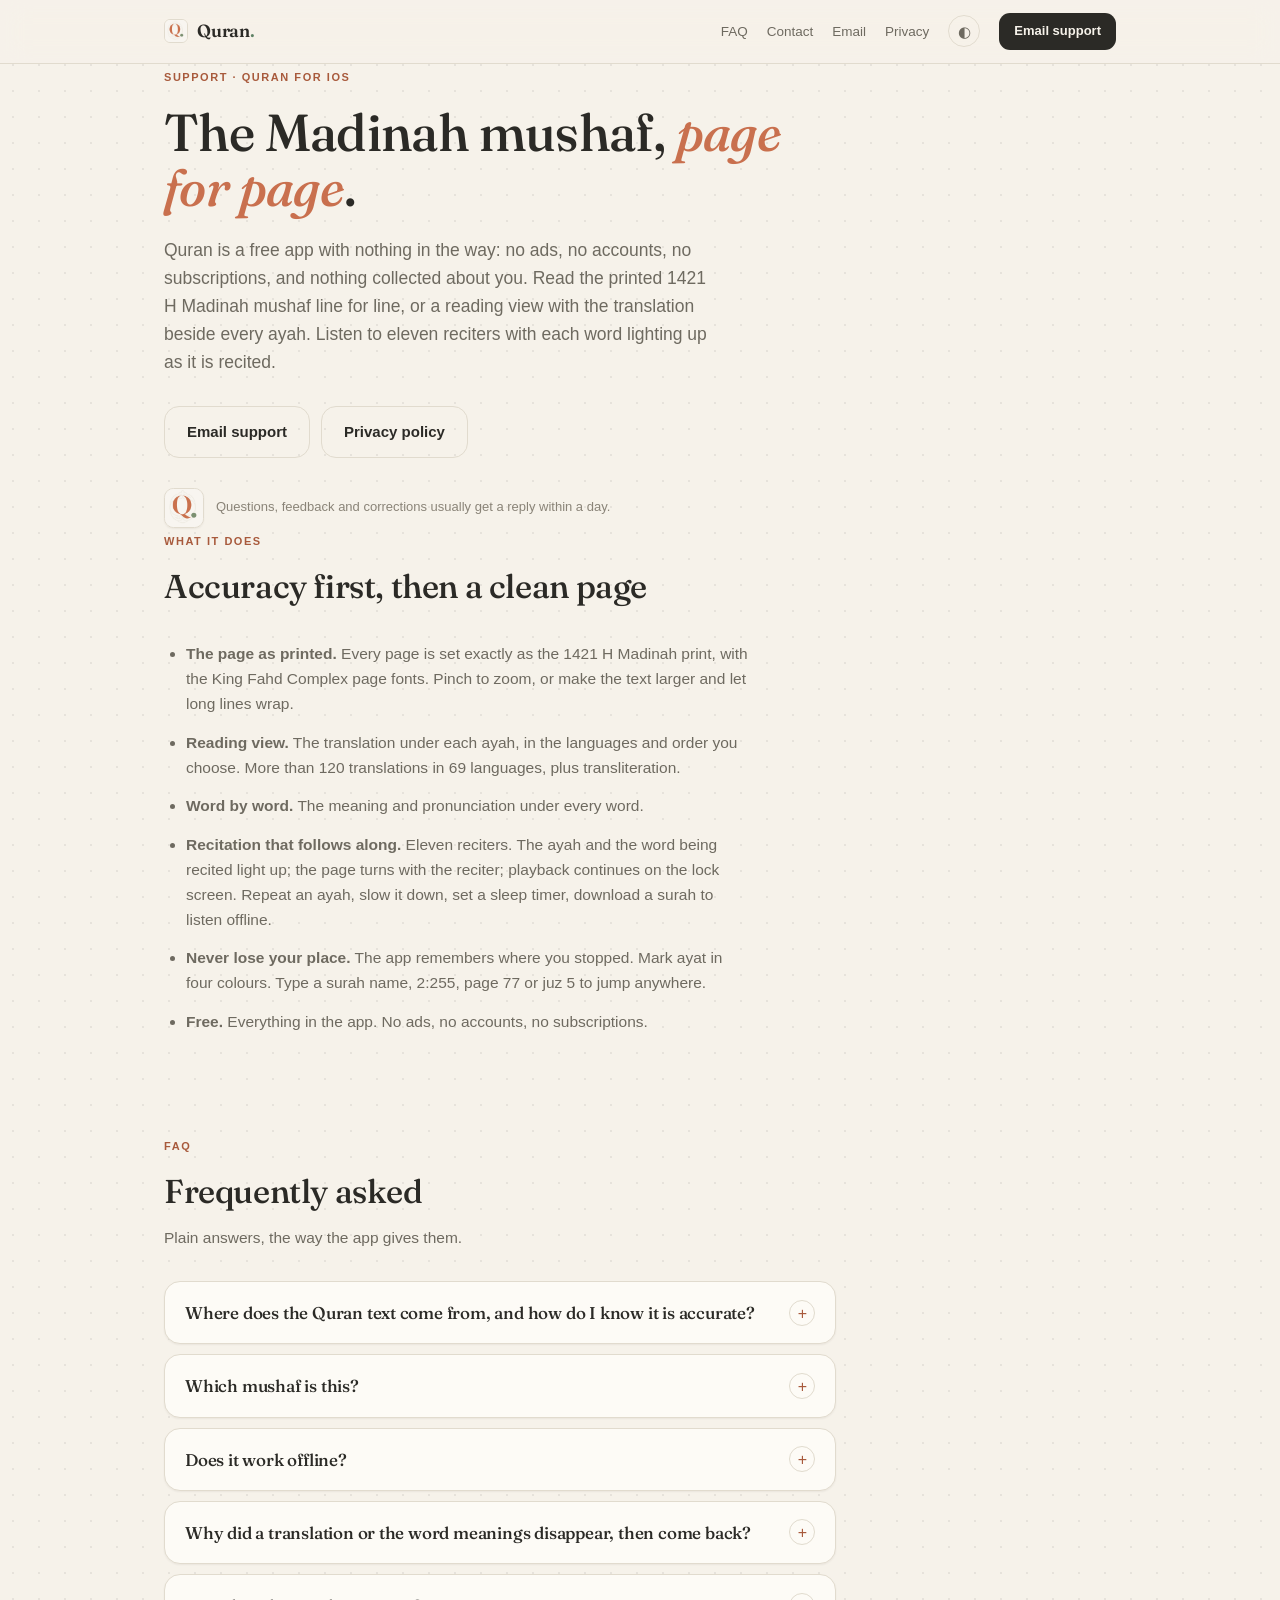
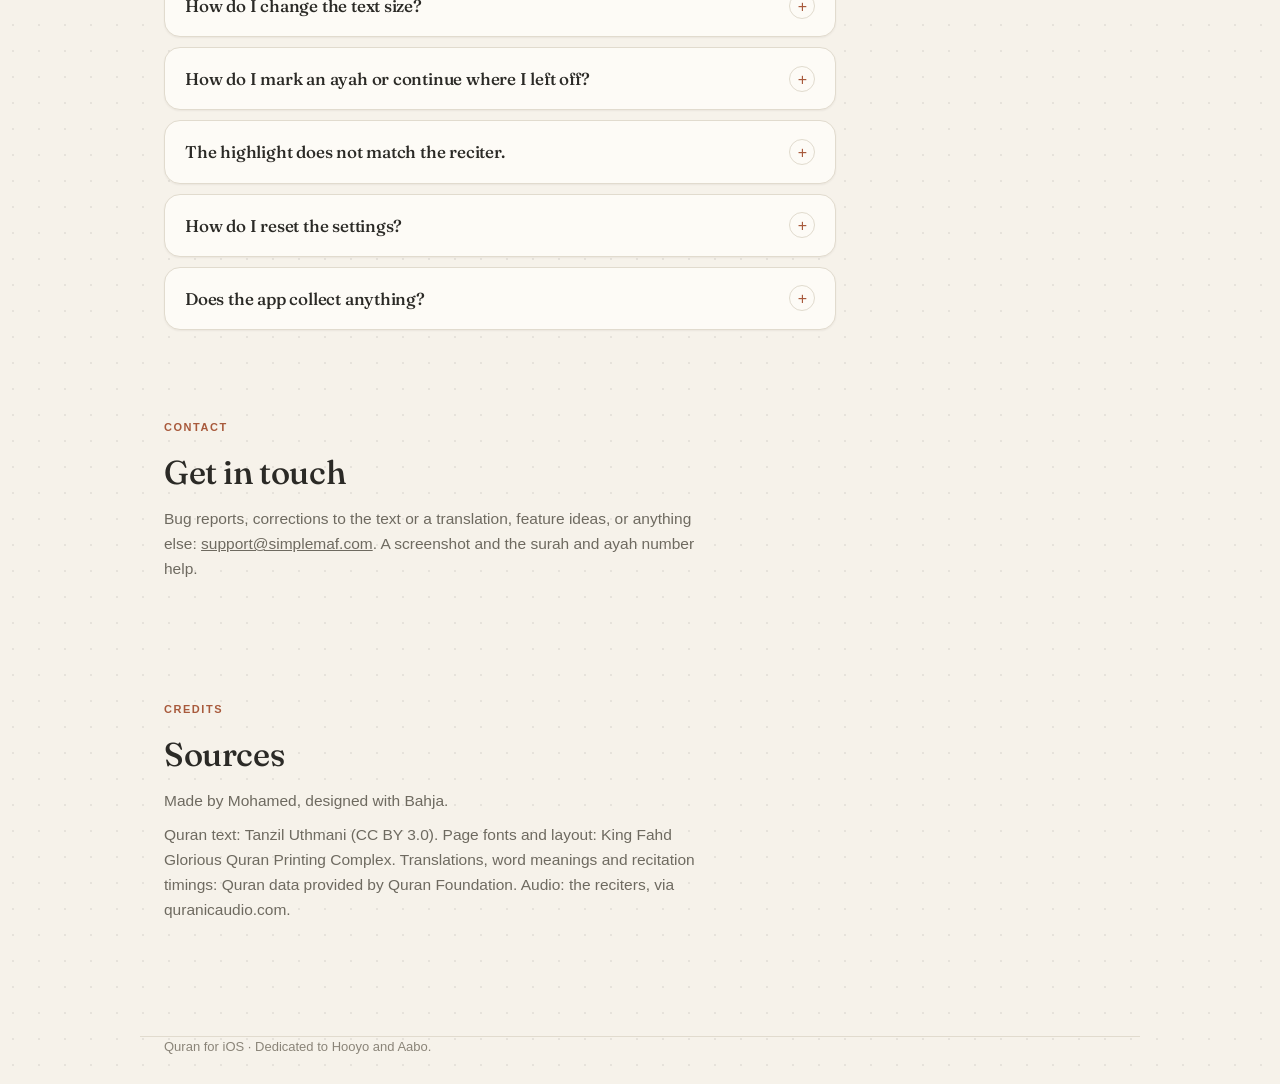
<file: index.html>
<!DOCTYPE html>
<html lang="en">
<head>
<meta charset="UTF-8">
<meta name="viewport" content="width=device-width, initial-scale=1.0">
<title>Quran · Support</title>
<meta name="description" content="Support and FAQ for Quran, the free iOS app with the Madinah mushaf page for page, every translation, word-by-word meanings and recitation that follows each word. No ads, no accounts, nothing collected.">
<meta name="referrer" content="no-referrer">
<meta name="color-scheme" content="light dark">
<meta name="theme-color" content="#F6F2EA" media="(prefers-color-scheme: light)">
<meta name="theme-color" content="#1B1915" media="(prefers-color-scheme: dark)">
<meta property="og:title" content="Quran · Support">
<meta property="og:description" content="Support and FAQ for the Quran iOS app: Madinah mushaf, translations, word by word, recitation. Free, no ads, nothing collected.">
<meta property="og:type" content="website">
<link rel="icon" type="image/png" href="icon.png">
<link rel="apple-touch-icon" href="icon.png">
<link rel="preconnect" href="https://fonts.googleapis.com">
<link rel="preconnect" href="https://fonts.gstatic.com" crossorigin>
<link rel="stylesheet" href="https://fonts.googleapis.com/css2?family=Fraunces:ital,opsz,wght@0,9..144,400..600;1,9..144,400..600&display=swap">
<link rel="stylesheet" href="shared.css">
<script src="shared.js" defer></script>
</head>
<body>
<a class="skip" href="#faq">Skip to FAQ</a>
<nav aria-label="Site">
  <div class="nav-inner">
    <a class="nav-name serif" href="#top"><img src="icon.png" alt="" width="24" height="24"><span>Quran<span class="dot">.</span></span></a>
    <div class="nav-links">
      <a href="#faq" class="collapse">FAQ</a>
      <a href="#contact" class="collapse">Contact</a>
      <a href="mailto:support@simplemaf.com" class="collapse">Email</a>
      <a href="privacy.html">Privacy</a>
      <button id="themeBtn" class="theme-btn" type="button" aria-label="Switch theme" title="Theme: follows your system"><span id="themeIcon" aria-hidden="true">◐</span></button>
      <a class="nav-cta" href="mailto:support@simplemaf.com">Email support</a>
    </div>
  </div>
</nav>

<header class="wrap" id="top">
  <span class="eyebrow">Support · Quran for iOS</span>
  <h1 class="serif">The Madinah mushaf, <em>page for page</em>.</h1>
  <p class="lede">Quran is a free app with nothing in the way: no ads, no accounts, no subscriptions, and nothing collected about you. Read the printed 1421 H Madinah mushaf line for line, or a reading view with the translation beside every ayah. Listen to eleven reciters with each word lighting up as it is recited.</p>
  <div class="btn-row">
    <a class="btn btn-ghost" href="mailto:support@simplemaf.com">Email support</a>
    <a class="btn btn-ghost" href="privacy.html">Privacy policy</a>
  </div>
  <div class="hero-note">
    <img src="icon.png" alt="Quran app icon" width="40" height="40">
    <span>Questions, feedback and corrections usually get a reply within a day.</span>
  </div>
</header>

<section class="wrap" id="about">
  <div class="section-head" data-reveal>
    <span class="eyebrow">What it does</span>
    <h2 class="serif">Accuracy first, then a clean page</h2>
  </div>
  <div class="prose" data-reveal>
    <ul>
      <li><b>The page as printed.</b> Every page is set exactly as the 1421 H Madinah print, with the King Fahd Complex page fonts. Pinch to zoom, or make the text larger and let long lines wrap.</li>
      <li><b>Reading view.</b> The translation under each ayah, in the languages and order you choose. More than 120 translations in 69 languages, plus transliteration.</li>
      <li><b>Word by word.</b> The meaning and pronunciation under every word.</li>
      <li><b>Recitation that follows along.</b> Eleven reciters. The ayah and the word being recited light up; the page turns with the reciter; playback continues on the lock screen. Repeat an ayah, slow it down, set a sleep timer, download a surah to listen offline.</li>
      <li><b>Never lose your place.</b> The app remembers where you stopped. Mark ayat in four colours. Type a surah name, 2:255, page 77 or juz 5 to jump anywhere.</li>
      <li><b>Free.</b> Everything in the app. No ads, no accounts, no subscriptions.</li>
    </ul>
  </div>
</section>

<section id="faq" class="wrap">
  <div class="section-head" data-reveal>
    <span class="eyebrow">FAQ</span>
    <h2 class="serif">Frequently asked</h2>
    <p>Plain answers, the way the app gives them.</p>
  </div>
  <div class="faq-list" data-reveal-group>
    <details>
      <summary class="serif">Where does the Quran text come from, and how do I know it is accurate?</summary>
      <div class="answer">
        <p>The text is the Tanzil Uthmani text, checked against the mushaf's own page and glyph data from the King Fahd Glorious Quran Printing Complex, word by word, before the app is built. Nothing on the page is typed by hand: the words come from the layout, the surah headings from the metadata, the basmala from the text itself. If you ever see something that looks wrong, please email the surah and ayah number; it will be checked against the printed mushaf.</p>
      </div>
    </details>
    <details>
      <summary class="serif">Which mushaf is this?</summary>
      <div class="answer">
        <p>The 1421 H Madinah print (King Fahd Complex), 604 pages, 15 lines a page, Hafs ʿan ʿĀṣim. Page numbers, juz and hizb markers match that print.</p>
      </div>
    </details>
    <details>
      <summary class="serif">Does it work offline?</summary>
      <div class="answer">
        <p>The Quran text and the mushaf pages are inside the app and never need a connection. Translations, word meanings and recitations are downloaded when you choose them, and then work offline. Recitation streams by default; tap the speed chip in the player, then <b>Download</b>, to keep a surah on the device.</p>
      </div>
    </details>
    <details>
      <summary class="serif">Why did a translation or the word meanings disappear, then come back?</summary>
      <div class="answer">
        <p>Translations, word meanings and recitations come from the Quran Foundation, whose terms allow their content to be kept on a device for up to seven days. The app refreshes each downloaded file within that week. If a file could not be refreshed in time (for example, the phone was offline for more than a week), it is removed and downloaded again the next time you are online. Your place, your marks and your settings are never affected.</p>
      </div>
    </details>
    <details>
      <summary class="serif">How do I change the text size?</summary>
      <div class="answer">
        <p>Tap <b>Aa</b> in the reader. Arabic size and translation size each have a slider with a live preview. In the Mushaf view, 100% is the page as printed; larger sizes wrap long lines and the page scrolls. You can also pinch to zoom the page.</p>
      </div>
    </details>
    <details>
      <summary class="serif">How do I mark an ayah or continue where I left off?</summary>
      <div class="answer">
        <p>The app remembers where you stopped on its own; the <b>Continue reading</b> card on the home screen takes you back. To mark an ayah, tap it and choose one of four colours; marked ayat are washed in that colour on the page and listed under <b>Marks</b>. <b>Continue from here</b> on the same sheet sets your place by hand.</p>
      </div>
    </details>
    <details>
      <summary class="serif">The highlight does not match the reciter.</summary>
      <div class="answer">
        <p>Word timings are published by the Quran Foundation for each reciter and are checked against the page layout before they are used, but a few reciters' timings are looser than others. If the highlight is consistently off for one reciter, email the reciter and surah so it can be checked. On Bluetooth speakers and headphones the app already allows for the audio delay.</p>
      </div>
    </details>
    <details>
      <summary class="serif">How do I reset the settings?</summary>
      <div class="answer">
        <p>Settings → <b>Restore default settings</b>, at the bottom. Reading view, text sizes, translations, reciter and appearance go back to how the app came. Your place, marks and downloads are kept.</p>
      </div>
    </details>
    <details>
      <summary class="serif">Does the app collect anything?</summary>
      <div class="answer">
        <p>No. There is no account, no analytics, no advertising and no tracking. The only network use is downloading a translation, word meanings or a recitation you choose, and keeping those downloads up to date. See the <a href="privacy.html">privacy policy</a>.</p>
      </div>
    </details>
  </div>
</section>

<section id="contact" class="wrap">
  <div class="section-head" data-reveal>
    <span class="eyebrow">Contact</span>
    <h2 class="serif">Get in touch</h2>
    <p>Bug reports, corrections to the text or a translation, feature ideas, or anything else: <a href="mailto:support@simplemaf.com">support@simplemaf.com</a>. A screenshot and the surah and ayah number help.</p>
  </div>
</section>

<section class="wrap" id="credits">
  <div class="section-head" data-reveal>
    <span class="eyebrow">Credits</span>
    <h2 class="serif">Sources</h2>
    <p>Made by Mohamed, designed with Bahja.</p>
    <p>Quran text: Tanzil Uthmani (CC BY 3.0). Page fonts and layout: King Fahd Glorious Quran Printing Complex. Translations, word meanings and recitation timings: Quran data provided by Quran Foundation. Audio: the reciters, via quranicaudio.com.</p>
  </div>
</section>

<footer class="wrap">
  <p class="updated">Quran for iOS · Dedicated to Hooyo and Aabo.</p>
</footer>
</body>
</html>
</file>
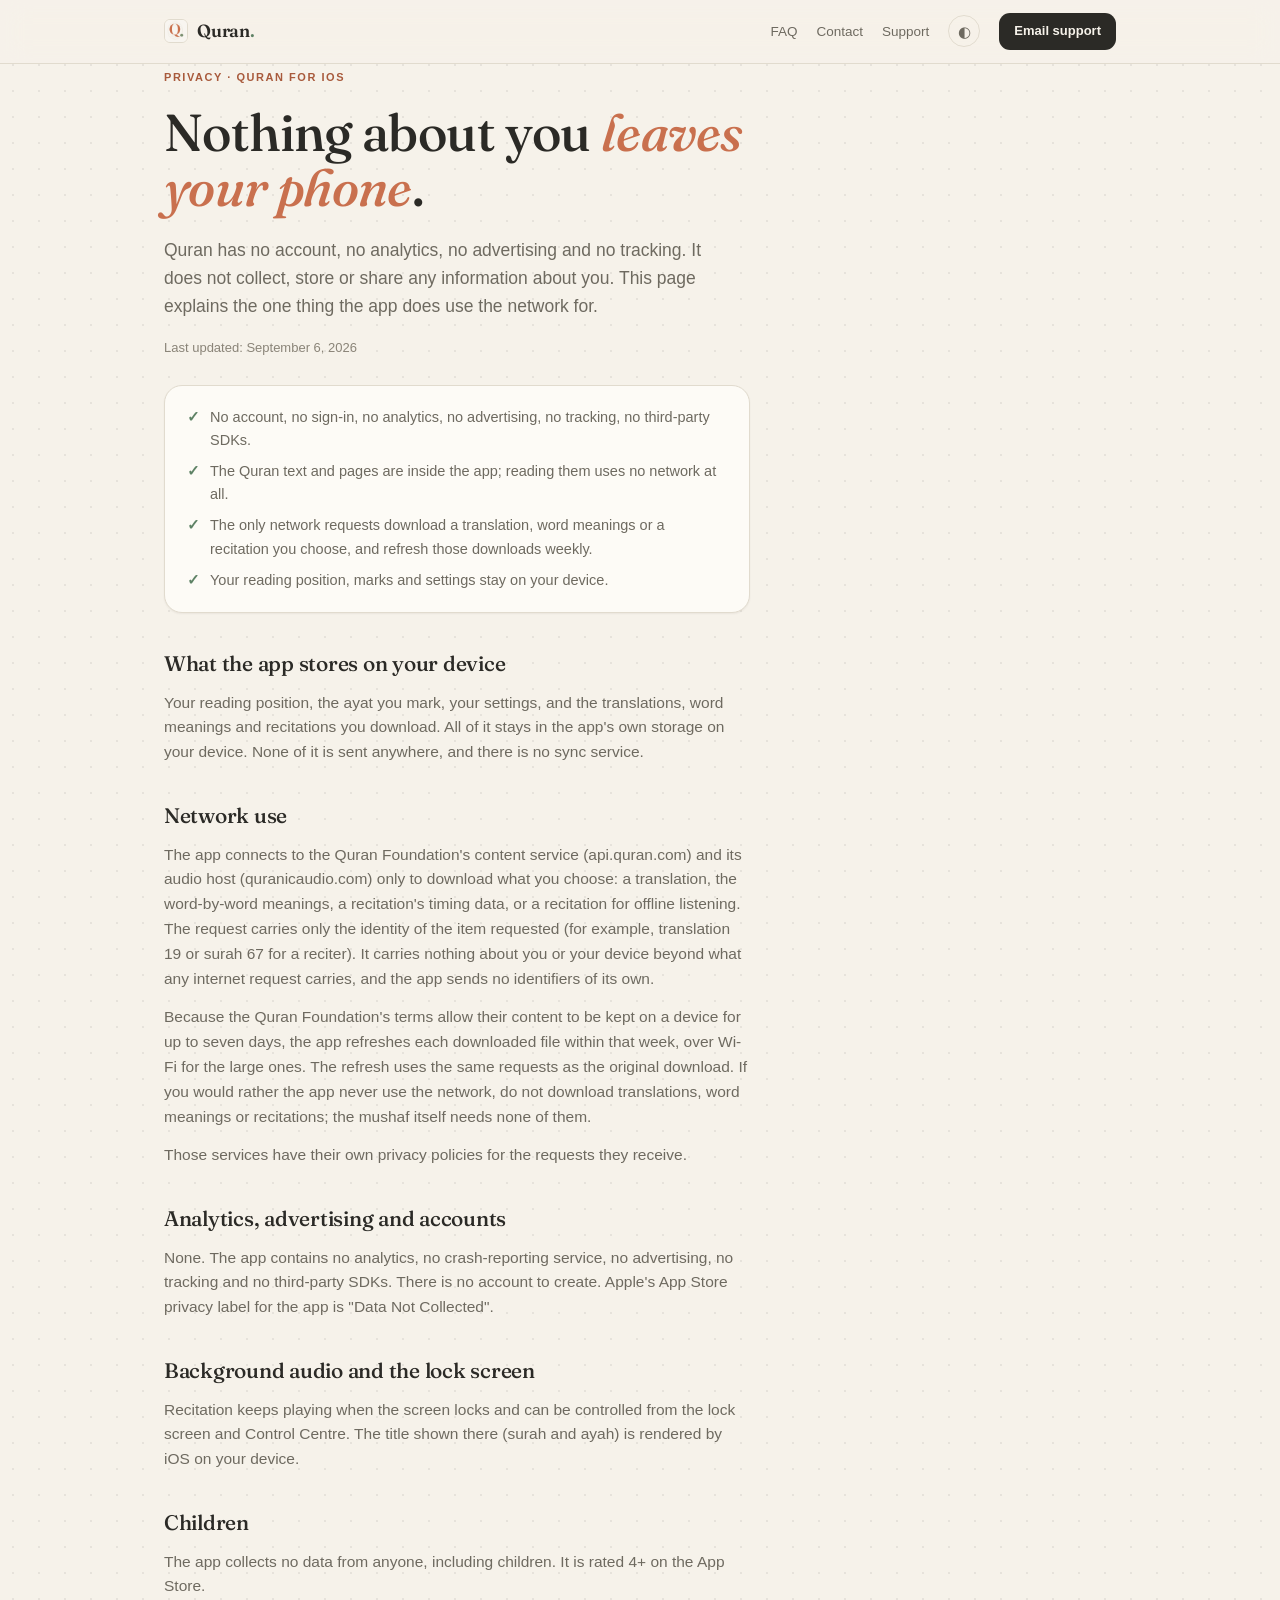
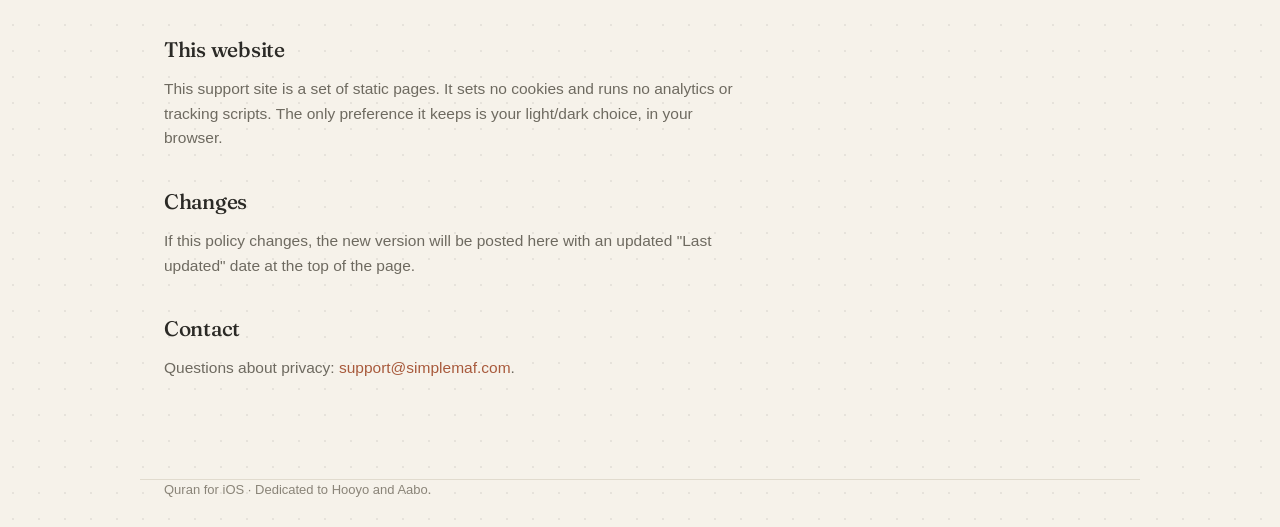
<file: privacy.html>
<!DOCTYPE html>
<html lang="en">
<head>
<meta charset="UTF-8">
<meta name="viewport" content="width=device-width, initial-scale=1.0">
<title>Quran · Privacy Policy</title>
<meta name="description" content="Quran app privacy policy. No account, no analytics, no advertising, no tracking. The only network use is downloading a translation or recitation you choose.">
<meta name="referrer" content="no-referrer">
<meta name="color-scheme" content="light dark">
<meta name="theme-color" content="#F6F2EA" media="(prefers-color-scheme: light)">
<meta name="theme-color" content="#1B1915" media="(prefers-color-scheme: dark)">
<link rel="icon" type="image/png" href="icon.png">
<link rel="apple-touch-icon" href="icon.png">
<link rel="preconnect" href="https://fonts.googleapis.com">
<link rel="preconnect" href="https://fonts.gstatic.com" crossorigin>
<link rel="stylesheet" href="https://fonts.googleapis.com/css2?family=Fraunces:ital,opsz,wght@0,9..144,400..600;1,9..144,400..600&display=swap">
<link rel="stylesheet" href="shared.css">
<script src="shared.js" defer></script>
</head>
<body>
<a class="skip" href="#policy">Skip to policy</a>
<nav aria-label="Site">
  <div class="nav-inner">
    <a class="nav-name serif" href="index.html"><img src="icon.png" alt="" width="24" height="24"><span>Quran<span class="dot">.</span></span></a>
    <div class="nav-links">
      <a href="index.html#faq" class="collapse">FAQ</a>
      <a href="index.html#contact" class="collapse">Contact</a>
      <a href="index.html">Support</a>
      <button id="themeBtn" class="theme-btn" type="button" aria-label="Switch theme" title="Theme: follows your system"><span id="themeIcon" aria-hidden="true">◐</span></button>
      <a class="nav-cta" href="mailto:support@simplemaf.com">Email support</a>
    </div>
  </div>
</nav>

<header class="wrap">
  <span class="eyebrow">Privacy · Quran for iOS</span>
  <h1 class="serif">Nothing about you <em>leaves your phone</em>.</h1>
  <p class="lede">Quran has no account, no analytics, no advertising and no tracking. It does not collect, store or share any information about you. This page explains the one thing the app does use the network for.</p>
  <p class="updated" style="margin-top:18px">Last updated: September 6, 2026</p>
</header>

<section class="wrap" id="policy">
  <div class="prose" data-reveal>
    <div class="summary-box" aria-label="Summary">
      <ul>
        <li>No account, no sign-in, no analytics, no advertising, no tracking, no third-party SDKs.</li>
        <li>The Quran text and pages are inside the app; reading them uses no network at all.</li>
        <li>The only network requests download a translation, word meanings or a recitation you choose, and refresh those downloads weekly.</li>
        <li>Your reading position, marks and settings stay on your device.</li>
      </ul>
    </div>

    <h2 class="serif">What the app stores on your device</h2>
    <p>Your reading position, the ayat you mark, your settings, and the translations, word meanings and recitations you download. All of it stays in the app's own storage on your device. None of it is sent anywhere, and there is no sync service.</p>

    <h2 class="serif">Network use</h2>
    <p>The app connects to the Quran Foundation's content service (api.quran.com) and its audio host (quranicaudio.com) only to download what you choose: a translation, the word-by-word meanings, a recitation's timing data, or a recitation for offline listening. The request carries only the identity of the item requested (for example, translation 19 or surah 67 for a reciter). It carries nothing about you or your device beyond what any internet request carries, and the app sends no identifiers of its own.</p>
    <p>Because the Quran Foundation's terms allow their content to be kept on a device for up to seven days, the app refreshes each downloaded file within that week, over Wi-Fi for the large ones. The refresh uses the same requests as the original download. If you would rather the app never use the network, do not download translations, word meanings or recitations; the mushaf itself needs none of them.</p>
    <p>Those services have their own privacy policies for the requests they receive.</p>

    <h2 class="serif">Analytics, advertising and accounts</h2>
    <p>None. The app contains no analytics, no crash-reporting service, no advertising, no tracking and no third-party SDKs. There is no account to create. Apple's App Store privacy label for the app is "Data Not Collected".</p>

    <h2 class="serif">Background audio and the lock screen</h2>
    <p>Recitation keeps playing when the screen locks and can be controlled from the lock screen and Control Centre. The title shown there (surah and ayah) is rendered by iOS on your device.</p>

    <h2 class="serif">Children</h2>
    <p>The app collects no data from anyone, including children. It is rated 4+ on the App Store.</p>

    <h2 class="serif">This website</h2>
    <p>This support site is a set of static pages. It sets no cookies and runs no analytics or tracking scripts. The only preference it keeps is your light/dark choice, in your browser.</p>

    <h2 class="serif">Changes</h2>
    <p>If this policy changes, the new version will be posted here with an updated "Last updated" date at the top of the page.</p>

    <h2 class="serif">Contact</h2>
    <p>Questions about privacy: <a href="mailto:support@simplemaf.com">support@simplemaf.com</a>.</p>
  </div>
</section>

<footer class="wrap">
  <p class="updated">Quran for iOS · Dedicated to Hooyo and Aabo.</p>
</footer>
</body>
</html>
</file>
<file: shared.css>
/* ==========================================================
   Sweep support site — design tokens lifted from the app's
   Almanac theme (SweepTheme.swift / Tokens.swift).
   clay = sole accent, safe = sage green, amber = move soon,
   rust = sweeping now. Display face is Fraunces, like the app.
   ========================================================== */
:root, :root[data-theme="light"] {
  --paper:       #F6F2EA;
  --paper-deep:  #EEE8DC;
  --card:        #FDFBF6;
  --well:        #F0EBE1;
  --well-warm:   #E9E2D4;
  --ink:         #2B2A26;
  --ink2:        #6E6A60;
  --ink3:        #8A8478;
  --hairline:    #E1DBCE;
  --clay:        #C9704E;
  --clay-fill:   #C9704E;
  --clay-deep:   #A85A3C;
  --safe:        #5E8265;
  --amber:       #C08A2D;
  --rust:        #A8402F;
  --on-clay:     #FFF8F2;
  --shadow:      0 1px 2px rgba(43,42,38,.06);
  --shadow-lift: 0 14px 30px rgba(43,42,38,.11);
}
@media (prefers-color-scheme: dark) {
  :root:not([data-theme="light"]) {
    --paper:       #1B1915;
    --paper-deep:  #14120F;
    --card:        #26221B;
    --well:        #211E18;
    --well-warm:   #2E2921;
    --ink:         #EAE4D6;
    --ink2:        #A69E8E;
    --ink3:        #8C8476;
    --hairline:    #3B362C;
    --clay:        #D1704E;
    --clay-fill:   #C9684A;
    --clay-deep:   #E08A6A;
    --safe:        #83AC8A;
    --amber:       #D5A34A;
    --rust:        #CE5B47;
    --on-clay:     #1B1915;
    --shadow:      0 1px 2px rgba(0,0,0,.3);
    --shadow-lift: 0 18px 34px rgba(0,0,0,.4);
  }
}
:root[data-theme="dark"] {
  --paper:       #1B1915;
  --paper-deep:  #14120F;
  --card:        #26221B;
  --well:        #211E18;
  --well-warm:   #2E2921;
  --ink:         #EAE4D6;
  --ink2:        #A69E8E;
  --ink3:        #8C8476;
  --hairline:    #3B362C;
  --clay:        #D1704E;
  --clay-fill:   #C9684A;
  --clay-deep:   #E08A6A;
  --safe:        #83AC8A;
  --amber:       #D5A34A;
  --rust:        #CE5B47;
  --on-clay:     #1B1915;
  --shadow:      0 1px 2px rgba(0,0,0,.3);
  --shadow-lift: 0 18px 34px rgba(0,0,0,.4);
}

*, *::before, *::after { margin: 0; padding: 0; box-sizing: border-box; }
[hidden] { display: none !important; }
html { scroll-behavior: smooth; -webkit-text-size-adjust: 100%; scroll-padding-top: 74px; }
body {
  background: var(--paper); color: var(--ink);
  background-image: radial-gradient(color-mix(in srgb, var(--ink) 8%, transparent) 1px, transparent 1.4px);
  background-size: 26px 26px;
  font-family: -apple-system, BlinkMacSystemFont, "SF Pro Text", "Segoe UI", Roboto, sans-serif;
  font-size: 15.5px; line-height: 1.6;
  -webkit-font-smoothing: antialiased; overflow-x: hidden;
}
.serif {
  font-family: "Fraunces", "Iowan Old Style", "New York", ui-serif, Georgia, "Times New Roman", serif;
  font-optical-sizing: auto;
  letter-spacing: -0.012em;
}
.mono {
  font-family: ui-monospace, "SF Mono", SFMono-Regular, Menlo, Consolas, monospace;
  font-size: .88em; letter-spacing: -0.01em;
}
.wrap { max-width: 1000px; margin: 0 auto; padding: 0 24px; }
a { color: inherit; }
img { max-width: 100%; display: block; }
:focus-visible { outline: 2px solid var(--clay); outline-offset: 3px; border-radius: 6px; }
.skip {
  position: absolute; left: 12px; top: -60px; z-index: 100;
  background: var(--ink); color: var(--paper); padding: 8px 14px;
  border-radius: 10px; font-size: 13.5px; text-decoration: none;
}
.skip:focus { top: 12px; }

.eyebrow {
  display: inline-block; font-size: 11px; font-weight: 600;
  letter-spacing: .14em; text-transform: uppercase; color: var(--clay-deep);
}

/* ================= Nav ================= */
nav {
  position: sticky; top: 0; z-index: 60;
  background: color-mix(in srgb, var(--paper) 86%, transparent);
  backdrop-filter: saturate(180%) blur(14px);
  -webkit-backdrop-filter: saturate(180%) blur(14px);
  border-bottom: 1px solid var(--hairline);
}
.nav-inner {
  display: flex; align-items: center; justify-content: space-between; gap: 16px;
  max-width: 1000px; margin: 0 auto; padding: 13px 24px;
}
.nav-name {
  display: inline-flex; align-items: center; gap: 9px;
  font-weight: 600; font-size: 17.5px; text-decoration: none; white-space: nowrap;
}
.nav-name img { width: 24px; height: 24px; border-radius: 6px; border: 1px solid var(--hairline); }
.nav-name .dot { color: var(--safe); }
.nav-links { display: flex; gap: 19px; align-items: center; }
.nav-links a {
  text-decoration: none; font-size: 13.5px; color: var(--ink2);
  transition: color .2s ease; white-space: nowrap;
}
.nav-links a:hover { color: var(--clay-deep); }
.nav-cta {
  font-size: 13px !important; font-weight: 600;
  color: var(--paper) !important; background: var(--ink);
  padding: 8px 15px; border-radius: 11px;
}
.nav-cta:hover { color: var(--paper) !important; opacity: .88; }
.theme-btn {
  display: grid; place-items: center;
  width: 32px; height: 32px; padding: 0; flex-shrink: 0;
  font-family: inherit; font-size: 15px; line-height: 1; cursor: pointer;
  color: var(--ink2); background: transparent;
  border: 1px solid var(--hairline); border-radius: 999px;
  transition: color .2s ease, border-color .2s ease;
}
.theme-btn:hover { color: var(--clay-deep); border-color: var(--ink3); }
@media (max-width: 640px) { .nav-links a.collapse { display: none; } }
@media (max-width: 480px) {
  .nav-inner { padding: 11px 14px; gap: 8px; }
  .nav-links { gap: 11px; }
  .nav-name { font-size: 15.5px; }
  .nav-cta { padding: 7px 12px; }
}

/* ================= Hero ================= */
header { padding: 64px 0 56px; }
h1 {
  font-size: clamp(33px, 5.6vw, 52px);
  font-weight: 500; line-height: 1.07; letter-spacing: -0.022em;
  margin: 16px 0 20px; max-width: 20ch;
}
h1 em { font-style: italic; color: var(--clay); }
.lede { font-size: 17.5px; color: var(--ink2); max-width: 56ch; }
.lede strong { color: var(--ink); font-weight: 600; }
.btn-row { display: flex; gap: 11px; flex-wrap: wrap; margin-top: 30px; }
.btn {
  display: inline-flex; align-items: center; justify-content: center; gap: 8px;
  padding: 13px 22px; border-radius: 15px;
  font-size: 15px; font-weight: 600; text-decoration: none;
  border: 1px solid transparent; cursor: pointer; font-family: inherit;
  transition: transform .18s ease, opacity .18s ease, border-color .18s ease;
}
.btn:active { transform: scale(.975); }
.btn-primary { background: var(--ink); color: var(--paper); }
.btn-primary:hover { opacity: .89; }
.btn-clay { background: var(--clay-fill); color: var(--on-clay); }
.btn-clay:hover { opacity: .91; }
.btn-ghost { border-color: var(--hairline); color: var(--ink); background: transparent; }
.btn-ghost:hover { border-color: var(--ink3); }
.btn-sm { padding: 10px 17px; font-size: 13.5px; border-radius: 12px; }
@media (max-width: 480px) { .btn-row .btn { flex: 1 1 100%; } }

.hero-note { display: flex; align-items: center; gap: 12px; margin-top: 30px; }
.hero-note img {
  width: 40px; height: 40px; border-radius: 9.5px;
  border: 1px solid var(--hairline); box-shadow: var(--shadow);
}
.hero-note span { font-size: 13px; color: var(--ink3); }

/* verdict legend under the lede */
.verdicts { display: flex; flex-wrap: wrap; gap: 8px; margin-top: 22px; }
.verdict {
  display: inline-flex; align-items: center; gap: 7px;
  font-size: 12px; font-weight: 700; letter-spacing: .09em; text-transform: uppercase;
  padding: 6px 12px; border-radius: 999px;
  border: 1px solid var(--hairline); background: var(--card); color: var(--ink2);
}
.verdict::before { content: ""; width: 7px; height: 7px; border-radius: 50%; background: var(--c, var(--ink3)); }
.verdict.safe { --c: var(--safe); }
.verdict.soon { --c: var(--amber); }
.verdict.now  { --c: var(--rust); }

/* ================= Sections ================= */
section, section.wrap { padding-bottom: 84px; scroll-margin-top: 68px; }
.section-head { margin-bottom: 30px; max-width: 64ch; }
h2 { font-size: clamp(25px, 3.7vw, 33px); font-weight: 500; letter-spacing: -0.018em; margin-top: 7px; }
.section-head p { color: var(--ink2); margin-top: 9px; }

/* ================= Cards ================= */
.grid { display: grid; grid-template-columns: repeat(auto-fit, minmax(288px, 1fr)); gap: 18px; }
.card {
  background: var(--card); border: 1px solid var(--hairline);
  border-radius: 20px; padding: 24px; box-shadow: var(--shadow);
  display: flex; flex-direction: column; gap: 9px;
  transition: transform .25s ease, box-shadow .25s ease;
}
.card:hover { transform: translateY(-3px); box-shadow: var(--shadow-lift); }
.card h3 { font-size: 19px; font-weight: 500; letter-spacing: -0.014em; }
.card p { font-size: 14.2px; color: var(--ink2); flex: 1; }
.card p b, .card p strong { color: var(--ink); font-weight: 600; }
.card .applink {
  font-size: 13.5px; font-weight: 600; color: var(--clay-deep);
  text-decoration: none; margin-top: 6px; display: inline-block;
}
.card .applink:hover { text-decoration: underline; }
.chip {
  font-size: 10px; font-weight: 700; letter-spacing: .09em; text-transform: uppercase;
  padding: 5px 10px; border-radius: 999px; align-self: flex-start;
  border: 1px solid var(--hairline); color: var(--ink2); white-space: nowrap;
}
.chip.safe { color: var(--safe); border-color: color-mix(in srgb, var(--safe) 45%, transparent); }
.chip.clay { color: var(--clay-deep); border-color: color-mix(in srgb, var(--clay) 45%, transparent); }

/* ================= FAQ (disclosure list) ================= */
.faq-list { display: flex; flex-direction: column; gap: 10px; max-width: 78ch; }
.faq-list details {
  background: var(--card); border: 1px solid var(--hairline);
  border-radius: 16px; box-shadow: var(--shadow);
}
.faq-list details[open] { box-shadow: var(--shadow-lift); }
.faq-list summary {
  list-style: none; cursor: pointer; display: flex; align-items: center; gap: 14px;
  padding: 17px 20px; font-size: 17px; font-weight: 500; letter-spacing: -0.012em;
}
.faq-list summary::-webkit-details-marker { display: none; }
.faq-list summary::after {
  content: "+"; margin-left: auto; flex-shrink: 0;
  width: 26px; height: 26px; border-radius: 50%; display: grid; place-items: center;
  border: 1px solid var(--hairline); color: var(--clay-deep);
  font-family: -apple-system, BlinkMacSystemFont, sans-serif; font-size: 16px; font-weight: 500;
  transition: transform .25s ease;
}
.faq-list details[open] summary::after { transform: rotate(45deg); }
.faq-list summary:hover { color: var(--clay-deep); }
.faq-list summary:focus-visible { outline-offset: -3px; border-radius: 16px; }
.faq-list .answer { padding: 0 20px 20px; color: var(--ink2); font-size: 14.6px; }
.faq-list .answer p + p { margin-top: 10px; }
.faq-list .answer b, .faq-list .answer strong { color: var(--ink); font-weight: 600; }
.faq-list .answer a { color: var(--clay-deep); text-decoration: none; }
.faq-list .answer a:hover { text-decoration: underline; }
.faq-list .answer .applink {
  display: inline-block; margin-top: 10px; font-size: 13.5px; font-weight: 600; color: var(--clay-deep);
}
.faq-list .answer ul { padding-left: 20px; margin-top: 8px; }
.faq-list .answer li + li { margin-top: 4px; }

/* ================= Panel ================= */
.panel {
  background: var(--card); border: 1px solid var(--hairline);
  border-radius: 22px; padding: 30px; box-shadow: var(--shadow);
}
.panel a { color: var(--clay-deep); }
.pulse {
  display: inline-block; width: 8px; height: 8px; border-radius: 50%;
  background: var(--safe); margin-right: 9px; vertical-align: 1px;
  animation: breathe 4s ease-in-out infinite;
}
@keyframes breathe { 0%,100% { opacity: 1 } 50% { opacity: .3 } }
.stamp { margin-top: 15px; font-size: 12.5px; color: var(--ink3); }
.stamp a { color: var(--clay-deep); }

/* Plus panel */
.plus { display: grid; grid-template-columns: 1.2fr 1fr; gap: 28px; align-items: start; }
.plus h3 { font-size: 24px; font-weight: 500; letter-spacing: -0.016em; margin: 6px 0 10px; }
.plus p { color: var(--ink2); }
.plus ul { list-style: none; display: flex; flex-direction: column; gap: 10px; }
.plus li { display: flex; gap: 12px; align-items: flex-start; font-size: 14.5px; color: var(--ink2); }
.plus li b { color: var(--ink); font-weight: 600; }
.plus li::before {
  content: ""; flex-shrink: 0; width: 8px; height: 8px; border-radius: 50%;
  background: var(--clay); margin-top: 8px;
}
.price {
  display: inline-flex; align-items: baseline; gap: 6px; margin-top: 4px;
  font-size: 15px; color: var(--ink2);
}
.price b { font-size: 30px; font-weight: 500; color: var(--ink); letter-spacing: -0.02em; }
.free-note {
  margin-top: 16px; padding: 12px 14px; border-radius: 12px;
  background: color-mix(in srgb, var(--safe) 11%, transparent);
  border: 1px solid color-mix(in srgb, var(--safe) 35%, transparent);
  font-size: 13.5px; color: var(--ink);
}
@media (max-width: 720px) { .plus { grid-template-columns: 1fr; } }

/* disclaimer strip */
.disclaimer {
  border-left: 3px solid var(--amber); padding: 4px 0 4px 16px;
  font-size: 13.5px; color: var(--ink2); max-width: 72ch;
}
.disclaimer b { color: var(--ink); }

/* ================= Prose (privacy page) ================= */
.prose { max-width: 68ch; }
.prose h2 { font-size: 21px; margin: 34px 0 10px; }
.prose p, .prose li { color: var(--ink2); margin-bottom: 14px; }
.prose p b, .prose p strong { color: var(--ink); }
.prose ul { padding-left: 22px; }
.prose a { color: var(--clay-deep); text-decoration: none; }
.prose a:hover { text-decoration: underline; }
.updated { color: var(--ink3); font-size: 13px; margin-bottom: 26px; }
.summary-box {
  background: var(--card); border: 1px solid var(--hairline); border-radius: 18px;
  padding: 20px 22px; margin-top: 8px; box-shadow: var(--shadow);
}
.summary-box ul { list-style: none; padding: 0; display: grid; gap: 8px; }
.summary-box li { display: flex; gap: 10px; align-items: flex-start; margin: 0; font-size: 14.5px; }
.summary-box li::before { content: "✓"; color: var(--safe); font-weight: 700; flex-shrink: 0; }

/* ================= Footer ================= */
footer {
  border-top: 1px solid var(--hairline); padding: 34px 0 46px;
  display: flex; justify-content: space-between; align-items: center;
  gap: 12px; flex-wrap: wrap; font-size: 13px; color: var(--ink3);
}
footer a { color: var(--ink3); }
footer a:hover { color: var(--clay-deep); }

/* ================= Hero entrance ================= */
@keyframes rise { from { opacity: 0; transform: translateY(24px); } }
html.js header .eyebrow   { animation: rise .7s cubic-bezier(.16,1,.3,1) backwards .05s; }
html.js header h1         { animation: rise .8s cubic-bezier(.16,1,.3,1) backwards .14s; }
html.js header .lede      { animation: rise .8s cubic-bezier(.16,1,.3,1) backwards .24s; }
html.js header .verdicts  { animation: rise .8s cubic-bezier(.16,1,.3,1) backwards .3s; }
html.js header .btn-row   { animation: rise .8s cubic-bezier(.16,1,.3,1) backwards .34s; }
html.js header .hero-note { animation: rise .8s cubic-bezier(.16,1,.3,1) backwards .44s; }
html.js header .phone-slot{ animation: rise .9s cubic-bezier(.16,1,.3,1) backwards .3s; }
@media (prefers-reduced-motion: reduce) { html.js header * { animation: none !important; } }

/* ================= Scroll reveals ================= */
html.js [data-reveal] {
  opacity: 0; transform: translateY(26px);
  transition: opacity .8s cubic-bezier(.16, 1, .3, 1) var(--reveal-delay, 0ms),
              transform .8s cubic-bezier(.16, 1, .3, 1) var(--reveal-delay, 0ms);
}
html.js [data-reveal].in { opacity: 1; transform: none; }
@media (prefers-reduced-motion: reduce) {
  html.js [data-reveal] { opacity: 1; transform: none; transition: none; }
  html { scroll-behavior: auto; }
  *, *::before, *::after { animation-duration: .001ms !important; transition-duration: .001ms !important; }
}

@media (max-width: 560px) {
  header { padding: 48px 0 40px; }
  section, section.wrap { padding-bottom: 64px; }
}
</file>
